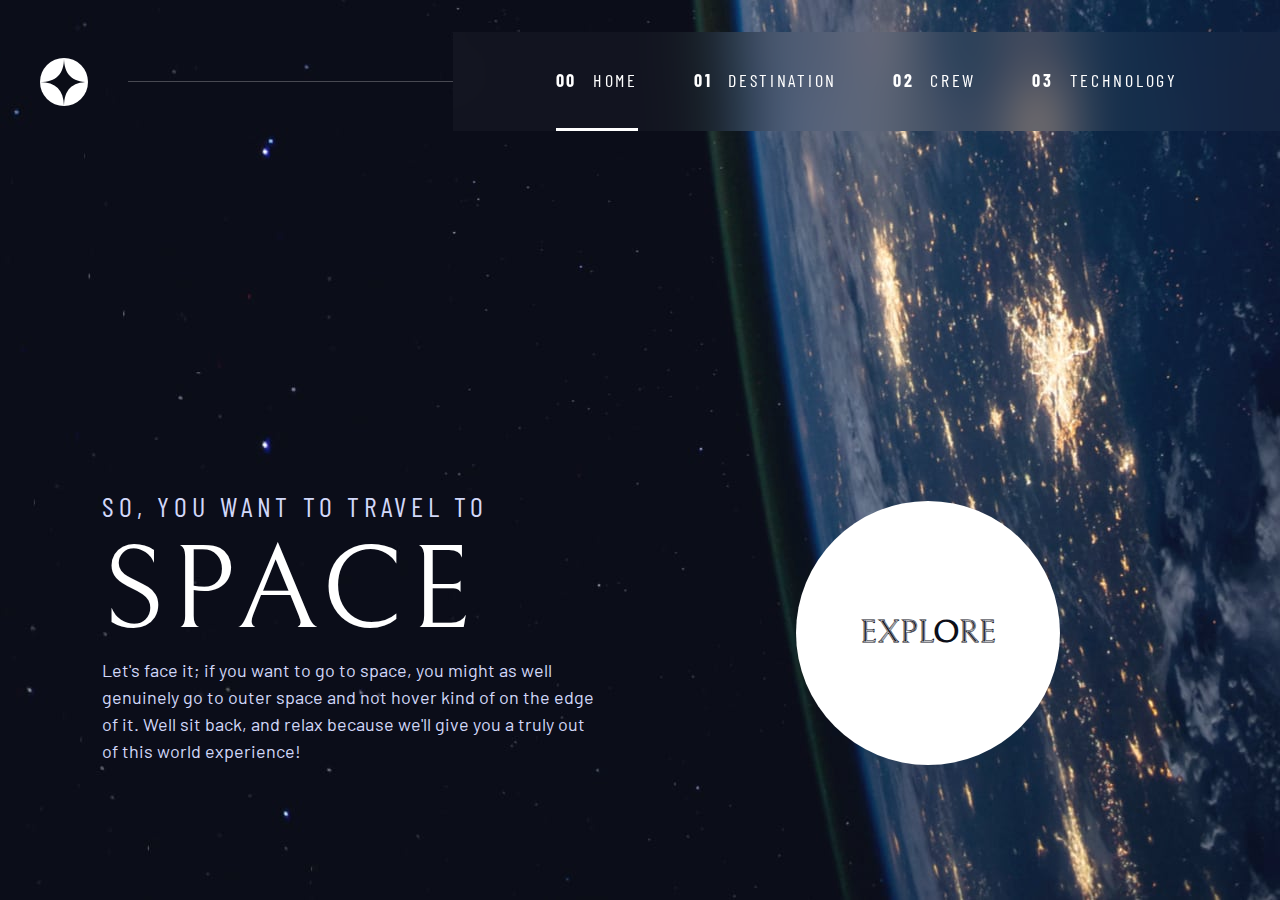
<file: index.html>
<!DOCTYPE html>
<html lang="en">
<head>
  <title>Space tourism website | Challenge by Frontend Mentor</title>
  <link rel="icon" type="image/png" sizes="32x32" href="assets/favicon-32x32.png">
  <link rel="preconnect" href="https://fonts.googleapis.com">
  <link rel="preconnect" href="https://fonts.gstatic.com" crossorigin>
  <link href="https://fonts.googleapis.com/css2?family=Barlow+Condensed:wght@400;700&family=Bellefair&family=Barlow:wght@400;700&display=swap"
      rel="stylesheet">

  <meta charset="UTF-8">
  <meta name="viewport" content="width=device-width, initial-scale=1.0">
  
  <!-- Custom CSS -->
  <link href="css/styles.css" rel="stylesheet">

  <!-- Load the script with 'defer', which waits for the page to load so it can load the script -->
  <script src="js/navigation.js" defer></script> 
  
</head>
<body class="home">
  <a class="skip-to-content" href="#main">Skip to content</a>
  <header class="primary-header flex">
    <div>
      <img class="logo" src="assets/shared/logo.svg" alt="logo">
    </div>
    <button class="mobile-nav-toggle" aria-controls="primary-navigation"><span class="sr-only" aria-expanded="false">Menu</span></button>
    <nav>
        <ul id="primary-navigation" data-visible="false" class="primary-navigation flex underline-indicators ff-sans-cond">
            <li class="active"><a class="uppercase text-white letter-spacing-2 " href="index.html"><span aria-hidden="true">00</span>Home</a></li>
            <li><a class="uppercase text-white letter-spacing-2 " href="destination.html"><span aria-hidden="true">01</span>Destination</a></li>
            <li><a class="uppercase text-white letter-spacing-2 " href="crew.html"><span aria-hidden="true">02</span>Crew</a></li>
            <li><a class="uppercase text-white letter-spacing-2 " href="technology.html"><span aria-hidden="true">03</span>Technology</a></li>
        </ul>
    </nav>
  </header>

  <main id="main" class="grid-container grid-container--home">
    <div>
      <h1 class="ff-sans-cond uppercase letter-spacing-1 fs-500 text-accent">So, you want to travel to
      <span class="ff-serif text-white fs-900 d-block">Space</span></h1>
      <p class="ff-sans text-accent">Let's face it; if you want to go to space, you might as well genuinely go to outer space and not hover kind of on the edge of it. Well sit back, and relax because we'll give you a truly out of this world experience!</p>
    </div>
    <div>
      <!-- explore button -->
      <a href="destination.html" class="large-button uppercase ff-serif text-dark bg-white">Explore</a>
    </div>
  </main>


  

  
  
</body>
</html>
</file>
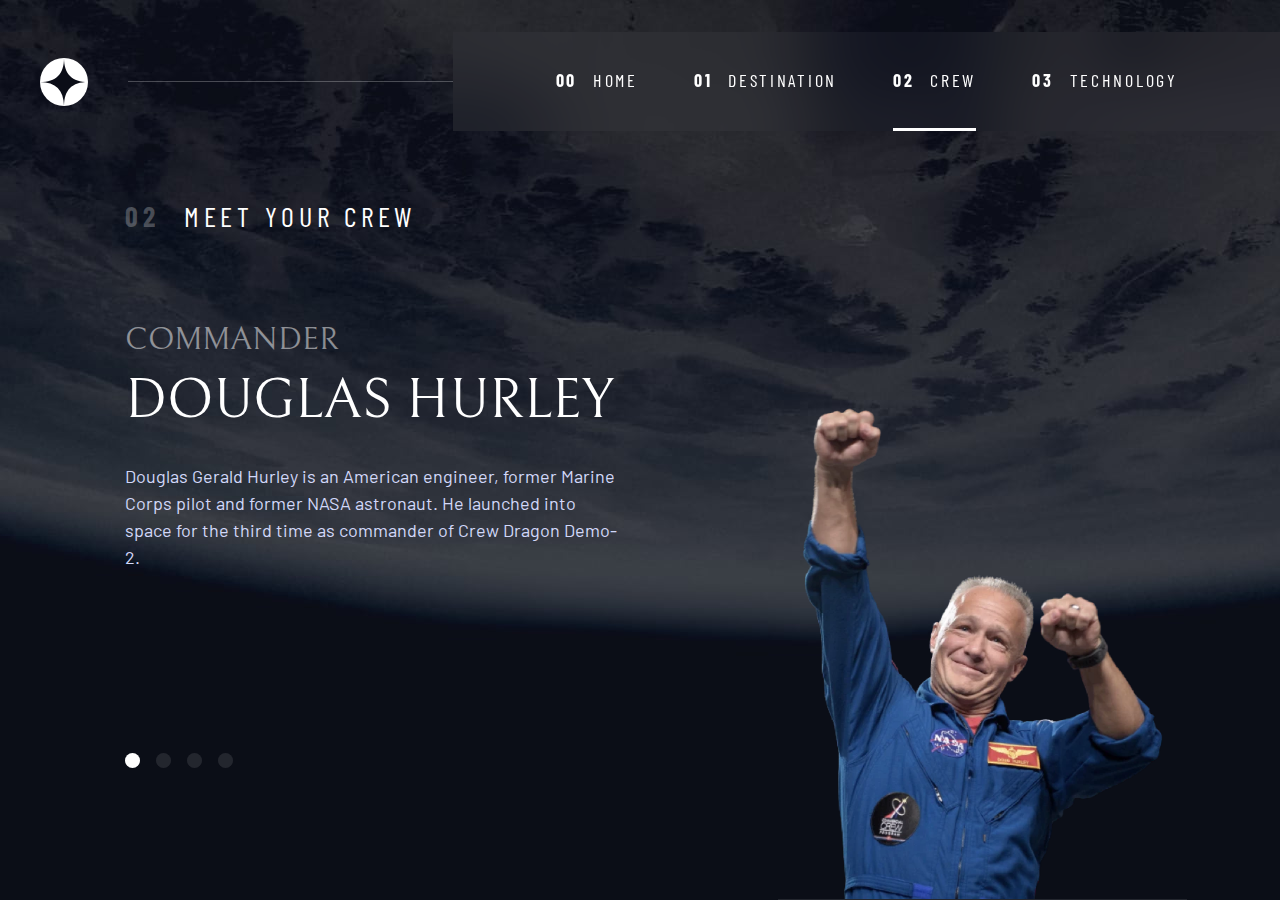
<file: crew.html>
<!DOCTYPE html>
<html lang="en">
<head>
  <title>Frontend Mentor | Space tourism website</title>
  <meta charset="UTF-8">
  <meta name="viewport" content="width=device-width, initial-scale=1.0">

  <link rel="icon" type="image/png" sizes="32x32" href="assets/favicon-32x32.png">
  <link rel="preconnect" href="https://fonts.googleapis.com">
  <link rel="preconnect" href="https://fonts.gstatic.com" crossorigin>
  <link href="https://fonts.googleapis.com/css2?family=Barlow+Condensed:wght@400;700&family=Bellefair&family=Barlow:wght@400;700&display=swap"
      rel="stylesheet">

  <!-- Custom CSS -->
  <link href="css/styles.css" rel="stylesheet">

  <!-- Load the script with 'defer', which waits for the page to load so it can load the script -->
  <script src="js/navigation.js" defer></script> 
  <script src="js/crew.js" defer></script> 
  
</head>
<body class="crew">
  <a class="skip-to-content" href="crew.html#main" tabindex="1">Skip to content</a>
  <header class="primary-header flex">
    <div>
      <img class="logo" src="assets/shared/logo.svg" alt="logo">
    </div>
    <button class="mobile-nav-toggle" aria-controls="primary-navigation"><span class="sr-only" aria-expanded="false">Menu</span></button>
    <nav>
        <ul id="primary-navigation" data-visible="false" class="primary-navigation flex underline-indicators ff-sans-cond">
            <li><a class="uppercase text-white letter-spacing-2 " href="index.html"><span aria-hidden="true">00</span>Home</a></li>
            <li><a class="uppercase text-white letter-spacing-2 " href="destination.html"><span aria-hidden="true">01</span>Destination</a></li>
            <li class="active"><a class="uppercase text-white letter-spacing-2 " href="crew.html"><span aria-hidden="true">02</span>Crew</a></li>
            <li><a class="uppercase text-white letter-spacing-2 " href="technology.html"><span aria-hidden="true">03</span>Technology</a></li>
        </ul>
    </nav>
  </header>

    <main class="grid-container grid-container--crew flow">

      <h1 class="numbered-title ff-sans-cond letter-spacing-3"><span aria-hidden="true">02</span> Meet your crew</h1>
      <div>
        <picture>
          <source id="webp-image" srcset="assets/crew/image-douglas-hurley.webp" type="image/webp">
          <img id="png-image" src="assets/crew/image-douglas-hurley.png" alt="Commander Douglas Hurley">
        </picture>
      </div>

      <article class="crew-info flow" tabindex="3">
        <header class="flow flow--space-small">
          <h2 id="crew-role" class="ff-serif text-white fs-600 uppercase">Commander</h2>
          <p id="crew-name" class="ff-serif fs-700 uppercase">Douglas Hurley</p>
        </header>
        <p id="crew-details" class="ff-sans text-accent">
          Douglas Gerald Hurley is an American engineer, former Marine Corps pilot and former NASA astronaut. He launched into space for the third time as commander of Crew Dragon Demo-2.
        </p>
      </article>

      <div class="dot-indicators flex" role="tablist" aria-label="crew list">
        <button id="main" role="tab" tabindex="2" aria-selected="true" aria-controls="commander-tab"><span class="sr-only">The Commander</span></button>
        <button role="tab" tabindex="1" aria-selected="false" aria-controls="specialist-tab"><span class="sr-only">The Mission Specialist</span></button>
        <button role="tab" tabindex="1" aria-selected="false" aria-controls="pilot-tab"><span class="sr-only">The Pilot</span></button>
        <button role="tab" tabindex="1" aria-selected="false" aria-controls="engineer-tab"><span class="sr-only">The Engineer</span></button>
      </div>
      
    </main>
</body>
</html>
</file>
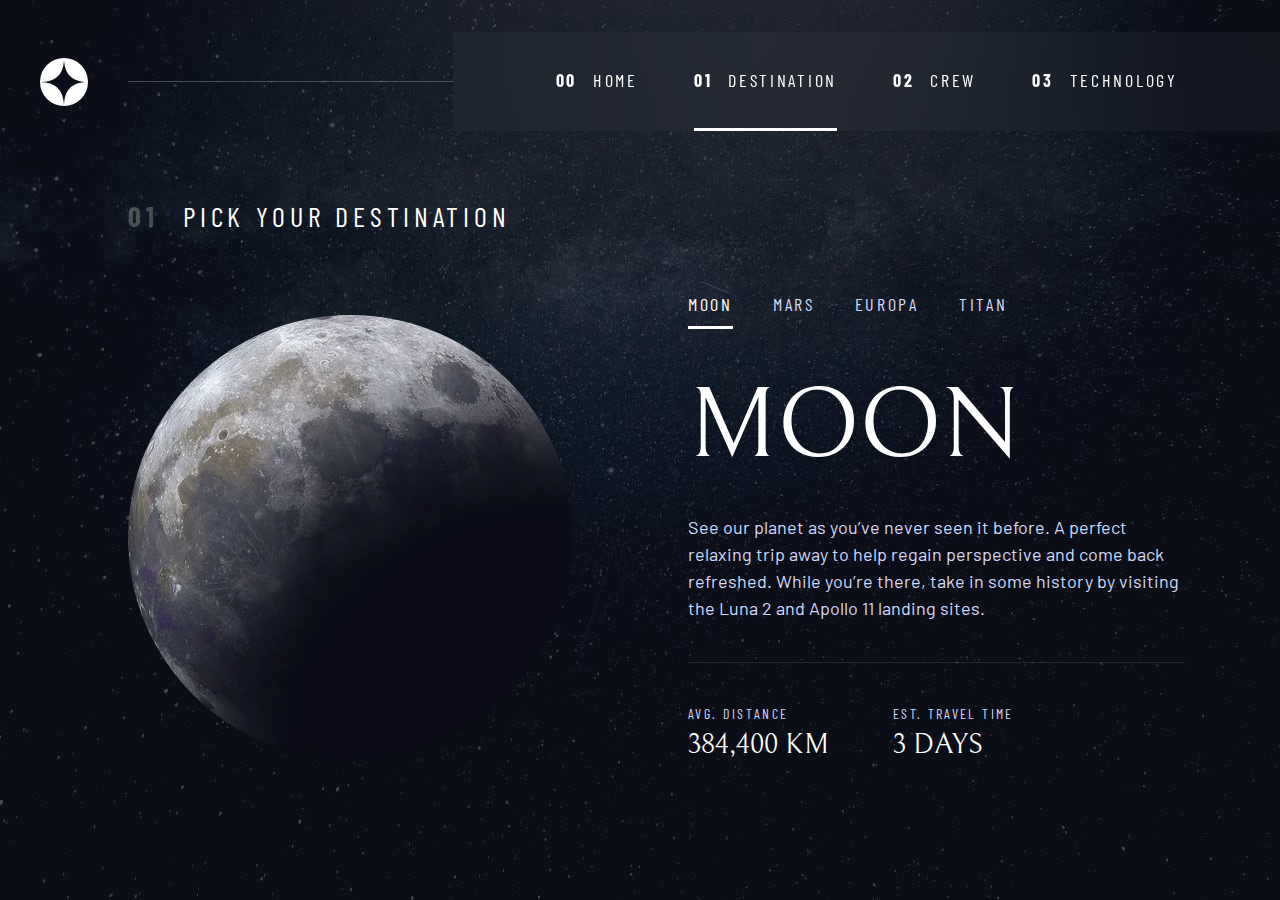
<file: destination.html>
<!DOCTYPE html>
<html lang="en">
<head>
  <title>Space tourism website | Challenge by Frontend Mentor</title>
  <link rel="icon" type="image/png" sizes="32x32" href="assets/favicon-32x32.png">
  <link rel="preconnect" href="https://fonts.googleapis.com">
  <link rel="preconnect" href="https://fonts.gstatic.com" crossorigin>
  <link href="https://fonts.googleapis.com/css2?family=Barlow+Condensed:wght@400;700&family=Bellefair&family=Barlow:wght@400;700&display=swap"
      rel="stylesheet">

  <meta charset="UTF-8">
  <meta name="viewport" content="width=device-width, initial-scale=1.0">
  
  <!-- Custom CSS -->
  <link href="css/styles.css" rel="stylesheet">

  <!-- Load the script with 'defer', which waits for the page to load so it can load the script -->
  <script src="js/navigation.js" defer></script> 
  <script src="./js/destination.js" defer></script> 
  
</head>
  <body class="destination">
    <a class="skip-to-content" href="destination.html#main" tabindex="1">Skip to content</a>
    <header class="primary-header flex">
      <div>
        <img class="logo" src="assets/shared/logo.svg" alt="logo">
      </div>
      <button class="mobile-nav-toggle" aria-controls="primary-navigation"><span class="sr-only" aria-expanded="false">Menu</span></button>
      <nav>
          <ul id="primary-navigation" data-visible="false" class="primary-navigation flex underline-indicators ff-sans-cond">
              <li><a class="uppercase text-white letter-spacing-2 " href="index.html"><span aria-hidden="true">00</span>Home</a></li>
              <li class="active"><a class="uppercase text-white letter-spacing-2 " href="destination.html"><span aria-hidden="true">01</span>Destination</a></li>
              <li><a class="uppercase text-white letter-spacing-2 " href="crew.html"><span aria-hidden="true">02</span>Crew</a></li>
              <li><a class="uppercase text-white letter-spacing-2 " href="technology.html"><span aria-hidden="true">03</span>Technology</a></li>
          </ul>
      </nav>
    </header>

    <main class="grid-container grid-container--destination flow">
        <h1 class="numbered-title ff-sans-cond letter-spacing-3"><span aria-hidden="true">01</span> Pick your destination</h1>
        <picture>
          <source id="webp-image" srcset="assets/destination/image-moon.webp" type="image/webp">
          <img id="png-image" src="assets/destination/image-moon.png" alt="The Moon">
        </picture>
        

        <div class="tab-list underline-indicators ff-sans-cond flex" role="tablist" aria-label="destination list">
            <button id="main" role="tab" aria-selected="true" aria-controls="moon-tab" class="text-accent uppercase letter-spacing-2" tabindex="2">Moon</button>
            <button role="tab" aria-selected="false" aria-controls="mars-tab" class="text-accent uppercase letter-spacing-2" tabindex="1">Mars</button>
            <button role="tab" aria-selected="false" aria-controls="europa-tab" class="text-accent uppercase letter-spacing-2" tabindex="1">Europa</button>
            <button role="tab" aria-selected="false" aria-controls="titan-tab" class="text-accent uppercase letter-spacing-2" tabindex="1">Titan</button>
        </div>

        <article class="destination-info flow" tabindex="3">
            <h2 id="destination-name" class="ff-serif text-white fs-800 uppercase">Moon</h2>
            <p id="destination-description" class="ff-sans text-accent">
                See our planet as you’ve never seen it before. A perfect relaxing trip away to help 
                regain perspective and come back refreshed. While you’re there, take in some history 
                by visiting the Luna 2 and Apollo 11 landing sites.
            </p>
        
          <div class="destination-meta flex">
              <div>
                  <h3 class="ff-sans-cond text-accent uppercase fs-200 letter-spacing-3">Avg. distance</h3>
                  <p id="avg-distance" class="ff-serif text-white uppercase">384,400 km</p>
                  
              </div>
              <div>
                  <h3 class="ff-sans-cond text-accent uppercase fs-200 letter-spacing-3">Est. travel time</h3>
                  <p id="travel-time" class="ff-serif text-white uppercase">3 days</p>                
              </div>
          </div>
        </article>
    </main>
  </body>
</html>
</file>
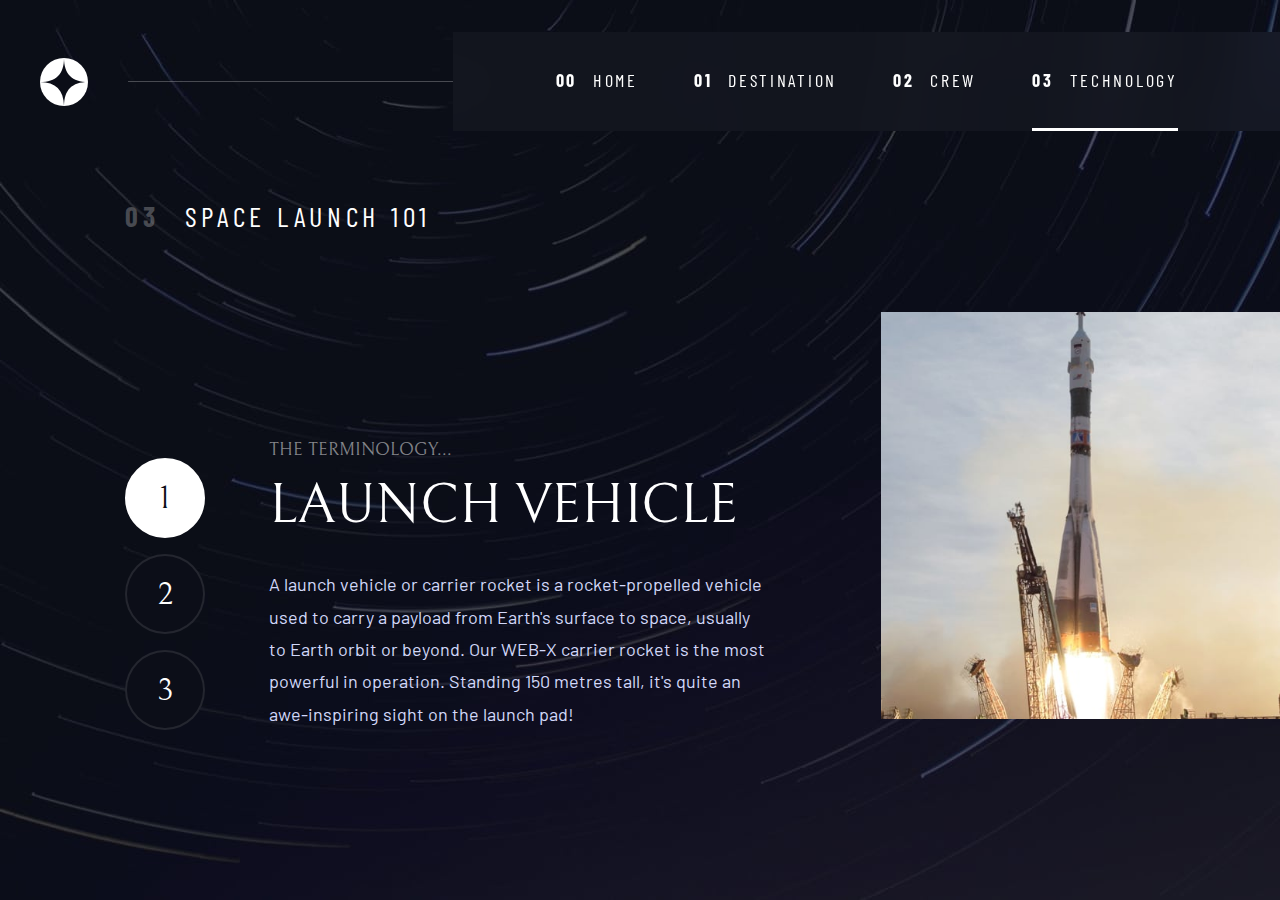
<file: technology.html>
<!DOCTYPE html>
<html lang="en">
<head>
  <title>Frontend Mentor | Space tourism website</title>
  <meta charset="UTF-8">
  <meta name="viewport" content="width=device-width, initial-scale=1.0">

  <link rel="icon" type="image/png" sizes="32x32" href="assets/favicon-32x32.png">
  <link rel="preconnect" href="https://fonts.googleapis.com">
  <link rel="preconnect" href="https://fonts.gstatic.com" crossorigin>
  <link href="https://fonts.googleapis.com/css2?family=Barlow+Condensed:wght@400;700&family=Bellefair&family=Barlow:wght@400;700&display=swap"
      rel="stylesheet">

  <!-- Custom CSS -->
  <link href="css/styles.css" rel="stylesheet">

  <!-- Load the script with 'defer', which waits for the page to load so it can load the script -->
  <script src="js/navigation.js" defer></script> 
  <script src="js/technology.js" defer></script> 
  
</head>
<body class="technology">
  <a class="skip-to-content" href="technology.html#main" tabindex="1">Skip to content</a>
  <header class="primary-header flex">
    <div>
      <img class="logo" src="assets/shared/logo.svg" alt="logo">
    </div>
    <button class="mobile-nav-toggle" aria-controls="primary-navigation"><span class="sr-only" aria-expanded="false">Menu</span></button>
    <nav>
        <ul id="primary-navigation" data-visible="false" class="primary-navigation flex underline-indicators ff-sans-cond">
            <li><a class="uppercase text-white letter-spacing-2" href="index.html"><span aria-hidden="true">00</span>Home</a></li>
            <li><a class="uppercase text-white letter-spacing-2 " href="destination.html"><span aria-hidden="true">01</span>Destination</a></li>
            <li><a class="uppercase text-white letter-spacing-2 " href="crew.html"><span aria-hidden="true">02</span>Crew</a></li>
            <li class="active"><a class="uppercase text-white letter-spacing-2 " href="technology.html"><span aria-hidden="true">03</span>Technology</a></li>
        </ul>
    </nav>
  </header>

  <main class="grid-container grid-container--technology flow">
    <h1 class="numbered-title ff-sans-cond letter-spacing-3"><span aria-hidden="true">03</span> Space launch 101</h1>
    <picture>
      <source id="tech-picture"
      srcset="assets/technology/image-launch-vehicle-portrait.jpg"
      media="(min-width: 51em)"
      >
      <img id="tech-image" src="assets/technology/image-launch-vehicle-landscape.jpg" alt="Launch Vehicle">
    </picture>
    

    <div role="tablist" class="numbered-indicators flex fs-600 ff-serif">
      <button id="main" role="tab" tabindex="2" class="bg-dark text-white" aria-selected="true" aria-controls="launch-tab"><span class="sr-only">Numbered buttons</span>1</button>
      <button role="tab" tabindex="1" class="bg-dark text-white" aria-selected="false" aria-controls="spaceport-tab"><span class="sr-only">Numbered buttons</span>2</button>
      <button role="tab" tabindex="1" class="bg-dark text-white" aria-selected="false" aria-controls="capsule-tab"><span class="sr-only">Numbered buttons</span>3</button>
  </div>

  <article class="tech-info flow" tabindex="3">
    <header class="flow--space-small">
      <h2 class="ff-serif text-white fs-400 uppercase">The terminology...</h2>
      <p id="tech-name" class="ff-serif fs-700 uppercase">Launch Vehicle</p>
    </header>
    <p id="tech-details" class="ff-sans text-accent">
      A launch vehicle or carrier rocket is a rocket-propelled vehicle used to carry a payload from Earth's surface to space, usually to Earth orbit or beyond. Our WEB-X carrier rocket is the most powerful in operation. Standing 150 metres tall, it's quite an awe-inspiring sight on the launch pad!
    </p>
  </article>

  </main>

</body>
</html>
</file>
<file: css/styles.css>
/* Custom Properties */

:root {
    /* colors */
    --clr-dark: 230 35% 7%;
    --clr-light: 231 77% 90%;
    --clr-white: 0 0% 100%;

    /* font-sizes */
    --fs-900: clamp(5rem, 8vw + 1rem , 9.375rem);
    --fs-800: 3.5rem;
    --fs-700: 1.5rem;
    --fs-600: 1rem;
    --fs-500: 1rem;
    --fs-400: 0.9375rem;
    --fs-300: 1rem;
    --fs-200: 0.875rem;

    /* font-families */
    --ff-serif: "Bellefair", serif;
    --ff-sans-cond: "Barlow Condensed", sans-serif;
    --ff-sans-normal: "Barlow", sans-serif;
}

@media (min-width: 35em) {
    :root {
        /* font-sizes */
        --fs-800: 5rem;
        --fs-700: 2.5rem;
        --fs-600: 1.5rem;
        --fs-500: 1.25rem;
        --fs-400: 1rem;
    }
}

@media (min-width: 51em) {
    :root {
        /* font-sizes */
        --fs-800: 6.25rem;
        --fs-700: 3.5rem;
        --fs-600: 2rem;
        --fs-500: 1.75rem;
        --fs-400: 1.125rem;
    }
}




/* ------------------------ */
/* RESET                    */
/* ------------------------ */

/* Box sizing */
*, 
*::before,
*::after {
    box-sizing: border-box;
}

/* Set core root defaults */
html:focus-within {
    scroll-behavior: smooth;
}

/* Reset margins */
body,
h1,
h2,
h3,
h4,
h5,
h6,
p,
figure,
picture {
    margin: 0;
    padding: 0;
}

h1,
h2,
h3,
h4,
h5,
h6,
p {
    font-weight: 400;
}


/* set up the body */
body {
    font-family: var(--ff-sans-normal);
    font-size: var(--fs-400);
    color: hsl(var(--clr-white));
    background: hsl(var(--clr-dark));
    line-height: 1.5;
    min-height: 100vh;
    display: grid;
    grid-template-rows: min-content 1fr;
    overflow-x: hidden;
    /* text-rendering: optimizeSpeed; */
}


/* make images easier to work with */
img, 
picture {
    max-width: 100%;
    display: block;
}

/* make forms elements easier to work with */
input,
button,
textarea,
select {
    font: inherit;
}

/* remove animations for people who've turned them off */
@media (prefers-reduced-motion: reduce) {  
    *,
    *::before,
    *::after {
      animation-duration: 0.01ms !important;
      animation-iteration-count: 1 !important;
      transition-duration: 0.01ms !important;
      scroll-behavior: auto !important;
    }
}



/* ------------------- */
/* Utility Classes     */
/* ------------------- */

.flex {
    display: flex;
    gap: var(--gap, 1rem);

}

.grid {
    display: grid;
    gap: var(--gap, 1rem);
}

.d-block {
    display: block;
}

.d-none {
    display: none;
}

.flow > *:where(:not(:first-child)) { /*Apply margin-top to every element but the first, so it does not have double margins (from the margin-bottom from element before that).
    It could be wrote without :where, but it would gain higher specificity, making difficult to overwrite. */
    margin-top: var(--flow-space, 1rem);
}

.flow--space-small {
    --flow-space: .75rem;
}

.container {
    padding-inline: 2em;
    margin-inline: auto;
    max-width: 80rem;
}

/* screen reader only */
.sr-only {
    position: absolute;
    width: 1px;
    height: 1px;
    padding: 0;
    margin: -1px;
    overflow: hidden;
    clip: rect(0, 0, 0, 0);
    white-space: nowrap;
    border: 0;
}

.skip-to-content {
    position: absolute;
    z-index: 9999;
    background: hsl(var(--clr-white));
    color: hsl(var(--clr-dark));
    padding: .5em 1em;
    margin-inline: auto;
    transform: translateY(-110%);
    transition: transform 300ms ease-out;
}

.skip-to-content:focus {
    transform: translateY(0);
}

.box {
    background-color: lightblue;
    padding: 3rem;
}

.call-to-action {
    --gap: 5rem;
    background: pink;
    padding: 2rem;
    border-radius: 1rem;
}

/* colors */

.bg-dark { background-color: hsl(var(--clr-dark)); }

.bg-accent { background-color: hsl(var(--clr-light)); }

.bg-white { background-color: hsl(var(--clr-white)); }

.bg-transparent {background-color: transparent; }

.text-dark { color: hsl(var(--clr-dark)); }

.text-accent { color: hsl(var(--clr-light)); }

.text-white { color: hsl(var(--clr-white)); }

.example-component {
    background-color: hsl(var(--clr-light) / .3);
    
}

/* typography */

.ff-serif { font-family: var(--ff-serif); } 
.ff-sans-cond { font-family: var(--ff-sans-cond); } 
.ff-sans-normal { font-family: var(--ff-sans-normal); } 

.letter-spacing-1 { letter-spacing: 4.75px; } 
.letter-spacing-2 { letter-spacing: 2.7px; } 
.letter-spacing-3 { letter-spacing: 2.35px; } 

.uppercase { text-transform: uppercase; }

.fs-900 { font-size: var(--fs-900); }
.fs-800 { font-size: var(--fs-800); }
.fs-700 { font-size: var(--fs-700); }
.fs-600 { font-size: var(--fs-600); }
.fs-500 { font-size: var(--fs-500); }
.fs-400 { font-size: var(--fs-400); }
.fs-300 { font-size: var(--fs-300); }
.fs-200 { font-size: var(--fs-200); }


.fs-900,
.fs-800,
.fs-700,
.fs-600 {
    line-height: 1.1;
}

.numbered-title {
    grid-area: title;   
    align-self: start;
    font-family: var(--ff-sans-cond);
    font-size: var(--fs-500);
    text-transform: uppercase;
    letter-spacing: 4.72px;   
}

.numbered-title span {
    color: hsl(var(--clr-white) / .25);
    margin-right: .5em;
    font-weight: 700;
}


/* ~ LAYOUT */

.grid-container {
    text-align: center;
    display: grid;
    place-items: center;
    padding-inline: 1rem;
    padding-bottom: 2rem;
}

:is(.grid-container) p {
    max-width: 50ch;
}

/*~ DESTINATION LAYOUT  */

.grid-container--destination {
    --flow-space: 2rem;
    grid-template-areas:
        'title'
        'image'
        'tabs'
        'content';
}

.grid-container--destination > picture {
    grid-area: image;
    max-width: 60%;
    align-self: start;
    padding-top: 2rem;
}

.grid-container--destination > .tab-list {
    grid-area: tabs;
} 

.grid-container--destination > .destination-info {
    grid-area: content;
}

.destination-meta {
    width: 100%;
    flex-direction: column;
    border-top: 1px solid hsl( var(--clr-white) / .1);
    padding-top: 2.5rem;
    margin-top: 2.5rem;
    align-items: center;
}

.destination-meta p {
    font-size: 1.75rem;
}

/*~ CREW LAYOUT  */

.grid-container--crew div:first-of-type {
    grid-area: image;
    border-bottom: 1px solid hsl( var(--clr-white) / .1);
    align-self: end;
    /* margin-bottom: .5rem; */
    /* max-height: 35vh; */
}

.grid-container--crew picture {
    max-width: 60%;
    align-self: end;
    margin-inline: auto;
}

.grid-container--crew > .dot-indicators {
    grid-area: dots;
}

.grid-container--crew > .crew-info {
    grid-area: content;
    align-self: start;
}

.crew-info h2 {
    color: hsl(var(--clr-white) / .5);
}

.grid-container--crew {
    --flow-space: 2rem;
    grid-template-areas:
        'title'
        'image'
        'dots'
        'content';
        grid-template-rows: 4% 54% 3% 35%;
}

/*~ TECHNOLOGY LAYOUT  */

.grid-container--technology .numbered-title {
    align-self: end;
}

.grid-container--technology picture {
    grid-area: image;
    align-self: start;
    margin: 0;
}

.grid-container--technology > .numbered-indicators {
    grid-area: tabs;
    flex-direction: row;
    align-self: center;
    margin: 0;
} 

.grid-container--technology > .tech-info {
    grid-area: content;
    align-self: start;
}

.grid-container--technology {
    --flow-space: 2rem;
    padding-inline:0;
    row-gap: 2rem;
    grid-template-areas:
        'title'
        'image'
        'tabs'
        'content';
        grid-template-rows: 4% max-content 10% auto;
}

.tech-info h2 {
    color: hsl(var(--clr-white) / .5);
}

@media (min-width: 35em) {
    .numbered-title {
        margin-top: 2rem;
        justify-self: left;
    }

    .destination-meta {
        flex-direction: row;
        justify-content: space-evenly;
    }

    .grid-container--crew {
        padding-bottom: 0;
        grid-template-areas:
            'title'
            'content'
            'dots'
            'image';
        grid-template-rows: 5% 35% 3% auto;
    }
   

    .grid-container--crew div:first-of-type {
        /* max-height: 80%; */
        align-self: end;
    }

    .grid-container--crew > .crew-info {
        margin-top: 3.5rem;
        margin-bottom: 2.5rem;
    }

    /*~ TECHNOLOGY LAYOUT  */

    .grid-container--technology {
        grid-template-rows: 4% max-content 10% auto;
    }

    .grid-container--technology picture {
        align-self: center;
        /* margin-right: -30px; */
    }

    .grid-container--technology .numbered-title {
        align-self: center;
        margin-left: 3rem;
    }

    .grid-container--technology {
        --flow-space: 2rem;
        padding-inline:0;
        row-gap: 2rem;
        grid-template-areas:
            'title'
            'image'
            'tabs'
            'content';
            grid-template-rows: 10% max-content 10% auto;
    }

}

@media (min-width: 51em) {
    .grid-container {
        text-align: left;
        column-gap: var(--container-gap, 4rem);
        grid-template-columns: minmax(1rem, 1fr) repeat(2, minmax(0, 40rem)) minmax(1rem, 1fr);
    }

    /*~ HOME LAYOUT  */

    .grid-container--home > *:first-child {
        grid-column: 2;
    }
    
    .grid-container--home > *:last-child {
        grid-column: 3;
    }

    .grid-container--home {
        padding-bottom: max(6rem, 15vh); /* Takes the maximum value depending on screen size*/
        align-items: end;
    }

    /*~ DESTINATION LAYOUT  */

    .grid-container--destination {
        justify-items: start;
        align-content: start;
        padding-left: 3rem;
        padding-bottom: 0;
        margin-bottom: 0;
        grid-template-areas:
            '. title title .'
            '. image tabs .'
            '. image content .';
        grid-template-rows: 12% 12% 74%;
    }

    .grid-container--destination .destination-info {
        align-self: start;
    }

    .tab-list {
        align-self: start;
    }

    .grid-container--destination > picture {
        max-width: 90%;
    }

    .destination-meta {
        --gap: min(5vw, 6rem);
        justify-content: start;
    }

    /*~ CREW LAYOUT  */

    .grid-container--crew {
        grid-template-areas:
            '. title image .'
            '. content image .'
            '. dots image .';
        padding-left: 3rem;
        grid-template-columns: .25fr 11.5fr 8fr .25fr;
        grid-template-rows: .5fr 70% 1fr;
        overflow: hidden;
    }

    .grid-container--crew > .numbered-title {
        place-self: start;
    }

    .grid-container--crew picture {
        grid-column: span 2;
        max-width: 88%;
        /* width: max(650px, 99%); */
    }

    .grid-container--crew .crew-info {
        justify-self: start;
        padding-top: 5%
    }

    .grid-container--crew .dot-indicators {
        place-self: start;
    }

    /*~ TECHNOLOGY LAYOUT  */

    .grid-container--technology {
        grid-template-areas:
            '. title title image'
            '. tabs content image'
            '. . . image';
            padding-left: 1.5rem;
            grid-template-rows: 10% auto 15%;
            grid-template-columns: .75fr .75fr 11fr 8fr;
    }

    .grid-container--technology > .numbered-title {
        margin-left: 0;
        align-self: start;
    }

    .grid-container--technology > .numbered-indicators {
        grid-area: tabs;
        flex-direction: column;
        align-self: end;
        margin: 0;
    }

    .grid-container--technology > .tech-info {
        justify-self: left;
        align-self: end;    
    }

    .grid-container--technology > .tech-info header h2 {
        padding-bottom: 0.75rem;
    }
    
    .grid-container--technology #tech-name {
        grid-column: 3;
    }

    .grid-container--technology > .tech-info > #tech-details {
        line-height: 1.8;
    }

    .grid-container--technology > picture {
        max-width: 100%;
        justify-self: right;
    }

}

/* ------------------- */
/* * Compontents       */
/* ------------------- */

/*~ ------------------- */
/* ~      HOME          */
/*~ ------------------- */

.large-button {
    font-size: 2rem;
    display: inline-grid;
    position: relative;
    border-radius: 50%;
    z-index: 1;
    place-items: center; /*Shorthand for align-items and justify content*/
    padding: 0 2em;
    aspect-ratio: 1; /*Makes it a square*/
    text-decoration: none;
    font-weight: bold;
}

.large-button::after {
    content: "";
    position: absolute;
    z-index: -1;
    background: hsl(var(--clr-white) / 0.15);
    width: 100%;
    height: 100%;
    opacity: 0;
    border-radius: inherit;
    transition: opacity 500ms linear, transform 650ms ease-in-out;
}

.large-button:hover::after,
.large-button:focus::after {
    opacity: 1;
    transform: scale(1.5);
}

/** ------------------- */
/* *      NAVIGATION    */
/** ------------------- */

.primary-header {
    justify-content: space-between;
    align-items: center;
}

.primary-header nav {
    margin-top: 0;
}

.primary-navigation {
    flex-direction: row;
    --gap: clamp(1.5rem, 5vw, 3.5rem);
    list-style: none;
    --underline-gap: 0rem;
    padding: 0;
    margin: 0;
    background: hsl(var(--clr-dark) / 0.95);
}

.primary-navigation a {
    display: table;
    line-height: 6rem;
}

.logo {
    margin: 2rem clamp(1.5rem, 5vw, 2.5rem);
}

.mobile-nav-toggle {
    display: none;
}

@supports (backdrop-filter: blur(30px)) {
    .primary-navigation {
        background: hsl(var(--clr-white) / 0.03);
        backdrop-filter: blur(30px);
    }
}

.primary-navigation a:any-link {
    text-decoration: none;
}

.primary-navigation a > span {
    color:hsl(var(--clr-white));
    font-weight: 700;
    margin-right: 1rem;
}

@media (min-width: 35em) {
    .primary-navigation {
        padding-inline: clamp(1.5rem, 8vw, 25rem);
    }
}

@media (min-width: 51em) {
    .primary-header::after {
        order: 1;
        content: '';
        display: block;
        position: relative;
        height: 1px;
        background: hsl(var(--clr-white) / 0.25);
        margin-left: 2rem;
        margin-right: -3rem;
        width: 100%;
    }

    nav {
        order: 2;
    }

    .primary-navigation {
        margin-block: 2rem;
        height: 100%;
        align-items: center;
    }
}

@media (min-width: 35em) and (max-width: 44.999em) {

    .primary-navigation a > span {
        display: none;
    }
}

.underline-indicators > * {
    padding: var(--underline-gap, .5rem) 0;
    border: 0;
    cursor: pointer;
    border-bottom: .2rem solid hsl(var(--clr-white) / 0);
    background: transparent;
}

.underline-indicators > *:hover,
.underline-indicators > *:focus {
    border-color: hsl(var(--clr-white) / 0.5);
}

.underline-indicators > .active,
.underline-indicators > [aria-selected="true"] {
    color: hsl(var(--clr-white) / 1);
    border-color: hsl(var(--clr-white) / 1);
}

@media (max-width: 35rem) {
    .primary-navigation {
        position: fixed;
        flex-direction: column;
        list-style: none;
        z-index: 1000;
        inset: 0 0 0 30%;
        --underline-gap: .5rem;
        padding: min(20rem, 15vh) 2rem;
        margin: 0;
        transform: translateX(100%);
        transition: transform 400ms ease-in-out;
    }

    .primary-navigation a {
        line-height: 2rem;
    }

    .primary-navigation.underline-indicators > .active {
        border: 0;
    }

    .mobile-nav-toggle {
        display: block;
        position: absolute;
        z-index: 2000;
        right: 1rem;
        top: 2rem;
        background: transparent;
        background-image: url("../assets/shared/icon-hamburger.svg");
        background-repeat: no-repeat;
        background-position: center;
        width: 1.5rem;
        aspect-ratio: 1;
        border: 0;
    }
    
}


/** ------------------- */
/* *    TAB LIST        */
/** ------------------- */

.tab-list {
    border-width: 0 0 1rem 0;
    --gap: 2.5rem;
}

@media (max-width: 51em) {
    .tab-list-mobile {
        justify-content: center;
        margin-inline: auto;
    }
}

/** ------------------- */
/* *    DOT LIST        */
/** ------------------- */

.dot-indicators {
    margin-top: 0;
}

.dot-indicators > * {
    aspect-ratio: 1;
    padding: .417em;
    border-radius: 50%;
    border-width: 0;
    cursor: pointer;
    background-color: hsl(var(--clr-white) / .1);
}

.dot-indicators > *:hover,
.dot-indicators > *:focus {
    background-color: hsl(var(--clr-white) / .5);   
}

.dot-indicators > [aria-selected="true"] {
    background-color: hsl(var(--clr-white) / 1);
}

.numbered-indicators > * {
    aspect-ratio: 1;
    cursor: pointer;
    border-radius: 50%;
    border-color: hsl(var(--clr-white) / .1);
    border-style: solid;
    width: 2.5em;
}

.numbered-indicators > *:hover,
.numbered-indicators > *:focus {
    border-color: hsl(var(--clr-white) / .5);
}

.numbered-indicators > [aria-selected="true"] {
    border-color: hsl(var(--clr-white) / 1);
    background-color: hsl(var(--clr-white));
    color: hsl(var(--clr-dark));
}
body {
    background-size: cover;
    background-position: bottom center;
    background-repeat: no-repeat;
}

/* ~~~~~~~~~~~~~~~~~~~~~~~~~~~~~~~~~~~~~~~~~~~~~~~~ 
~~~~~~~~~~~~~~~~~~~~ HOME ~~~~~~~~~~~~~~~~~~~~~~~~~
~~~~~~~~~~~~~~~~~~~~~~~~~~~~~~~~~~~~~~~~~~~~~~~~~~~ */

.home {
    background-image: url("../assets/home/background-home-mobile.jpg");
}

.destination {
    background-image: url("../assets/destination/background-destination-mobile.jpg");
}

.crew {
    background-image: url("../assets/crew/background-crew-mobile.jpg");
}

.technology {
    background-image: url("../assets/technology/background-technology-mobile.jpg");
}

@media (min-width: 35em) {
    .home {
        background-position: center center;
        background-image: url("../assets/home/background-home-tablet.jpg");
    } 

    .destination {
        background-image: url("../assets/destination/background-destination-tablet.jpg");
    }

    .crew {
        background-image: url("../assets/crew/background-crew-tablet.jpg");
    }

    .technology {
        background-image: url("../assets/technology/background-technology-tablet.jpg");
    }
}

@media (min-width: 51em) {
    .home {
        background-image: url("../assets/home/background-home-desktop.jpg");
    }

    .destination {
        background-image: url("../assets/destination/background-destination-desktop.jpg");
    }

    .crew {
        background-image: url("../assets/crew/background-crew-desktop.jpg");
    }

    .technology {
        background-image: url("../assets/technology/background-technology-desktop.jpg");
    }
}
</file>
